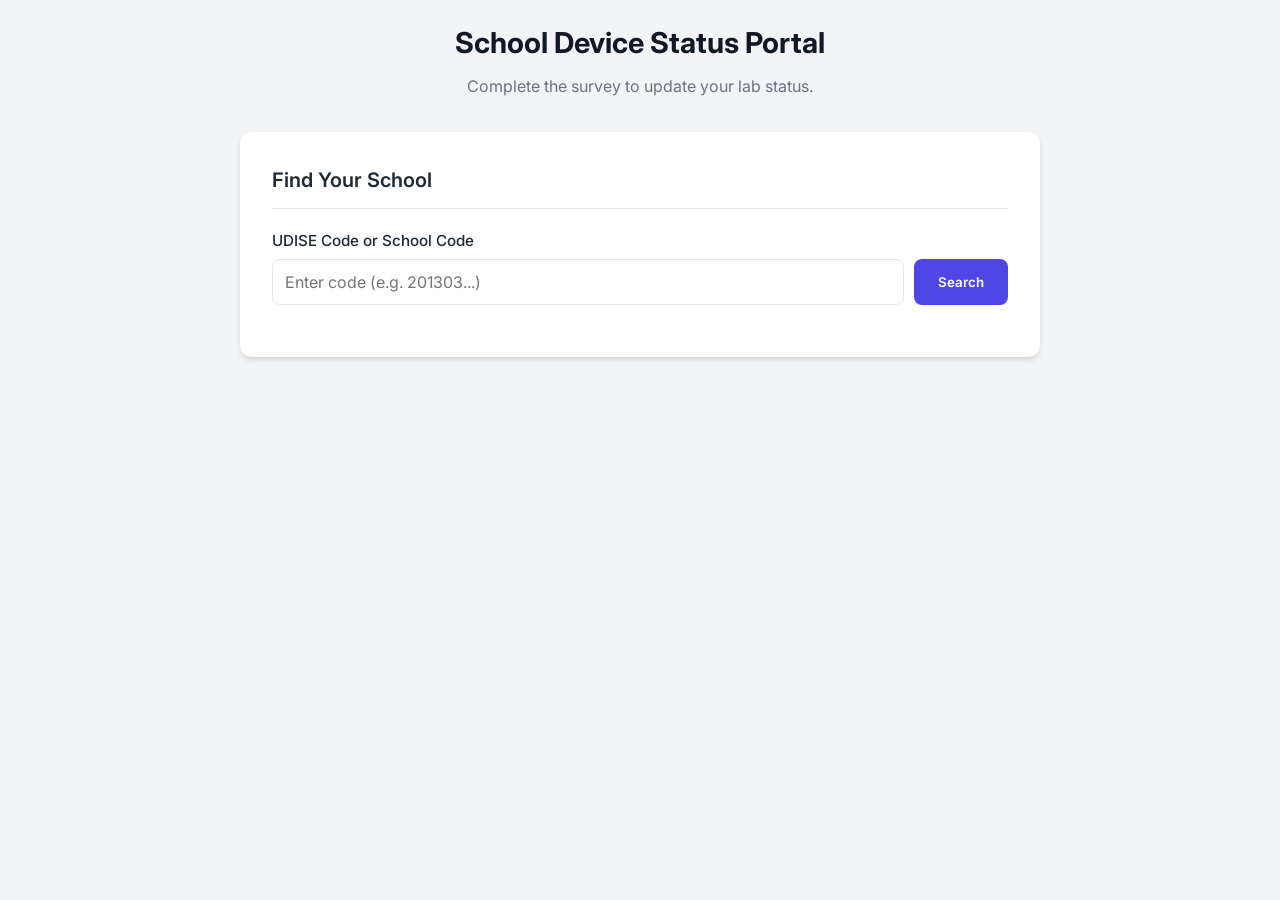
<file: index.html>
<!DOCTYPE html>
<html lang="en">

<head>
    <meta charset="UTF-8">
    <meta name="viewport" content="width=device-width, initial-scale=1.0">
    <title>School Device Status Portal</title>
    <link rel="stylesheet" href="style.css">
    <!-- Google Fonts for premium look -->
    <link href="https://fonts.googleapis.com/css2?family=Inter:wght@300;400;500;600;700&display=swap" rel="stylesheet">
</head>

<body>

    <div class="container">
        <!-- Header -->
        <header class="main-header">
            <h1>School Device Status Portal</h1>
            <p>Complete the survey to update your lab status.</p>
        </header>

        <!-- Search Section -->
        <section id="search-section" class="card">
            <h2>Find Your School</h2>
            <div class="form-group">
                <label for="school-code">UDISE Code or School Code</label>
                <div class="search-box">
                    <input type="text" id="school-code" placeholder="Enter code (e.g. 201303...)" autocomplete="off">
                    <button id="btn-search" onclick="searchSchool()">Search</button>
                </div>
                <div id="search-error" class="error-msg"></div>
            </div>
        </section>

        <!-- Form Section (Hidden Initially) -->
        <div id="main-form" class="hidden">

            <!-- School Details Card (Read Only) -->
            <section id="school-details-section" class="card highlight-card">
                <h2>School Details</h2>
                <div class="details-grid">
                    <div class="detail-item">
                        <span class="label">School Name</span>
                        <span class="value" id="disp-school-name">-</span>
                    </div>
                    <div class="detail-item">
                        <span class="label">District</span>
                        <span class="value" id="disp-district">-</span>
                    </div>
                    <div class="detail-item">
                        <span class="label">Block</span>
                        <span class="value" id="disp-block">-</span>
                    </div>
                    <div class="detail-item">
                        <span class="label">UDISE Code</span>
                        <span class="value" id="disp-udise">-</span>
                    </div>
                </div>
            </section>

            <!-- User Information Section -->
            <section id="user-info-section" class="card">
                <h2>Your Information</h2>
                <div class="form-grid">
                    <div class="form-group">
                        <label for="user-name">Your Name <span class="req">*</span></label>
                        <input type="text" id="user-name" required>
                    </div>
                    <div class="form-group">
                        <label for="mobile-no">Mobile Number <span class="req">*</span></label>
                        <input type="tel" id="mobile-no" pattern="[0-9]{10}" placeholder="10 digits only" required>
                    </div>
                    <div class="form-group">
                        <label for="date-joining">Date of Joining</label>
                        <input type="date" id="date-joining">
                    </div>
                    <div class="form-group">
                        <label for="evv-reg">EVV Registration Done?</label>
                        <select id="evv-reg">
                            <option value="YES">YES</option>
                            <option value="NO">NO</option>
                        </select>
                    </div>
                    <div class="form-group">
                        <label for="info-corner">Information Corner Available?</label>
                        <select id="info-corner">
                            <option value="YES">YES</option>
                            <option value="NO">NO</option>
                        </select>
                    </div>
                </div>
            </section>

            <!-- Device Status Section (Dynamic) -->
            <section id="device-section" class="card">
                <h2>Device Status Checklist</h2>
                <p class="subtitle">Please update the status for each device below.</p>
                <div id="loading-questions" class="loading-spinner hidden">Loading questions...</div>
                <div id="questions-container">
                    <!-- Questions will be injected here by JS -->
                </div>
            </section>

            <!-- Overall Remarks Section -->
            <section id="remarks-section" class="card">
                <h2>Overall Remarks</h2>
                <div class="form-group">
                    <label for="overall-remarks">Any other comments or feedback (Optional)</label>
                    <textarea id="overall-remarks" rows="3" placeholder="Enter any general remarks here..."></textarea>
                </div>
            </section>

            <!-- Submit Action -->
            <div class="action-area">
                <button id="btn-submit" onclick="submitForm()">Submit Report</button>
                <div id="submit-error" class="error-msg"></div>
            </div>

        </div>

        <!-- Success Message (Hidden) -->
        <div id="success-view" class="card hidden text-center">
            <div class="success-icon">✓</div>
            <h2>Submission Successful!</h2>
            <p>Thank you for updating the device status.</p>
            <button onclick="window.location.reload()">Submit Another Respone</button>
        </div>

    </div>

    <!-- Loader Overlay -->
    <div id="full-loader" class="loader-overlay hidden">
        <div class="spinner"></div>
        <p>Processing...</p>
    </div>

    <script src="script.js"></script>
</body>

</html>
</file>
<file: style.css>
/* Base Reset & Variables */
:root {
    --primary-color: #4F46E5; /* Indigo 600 */
    --primary-hover: #4338CA;
    --bg-color: #F3F4F6;
    --card-bg: #FFFFFF;
    --text-main: #1F2937;
    --text-muted: #6B7280;
    --border-color: #E5E7EB;
    --success-color: #10B981;
    --error-color: #EF4444;
    --radius: 12px;
    --shadow: 0 4px 6px -1px rgba(0, 0, 0, 0.1), 0 2px 4px -1px rgba(0, 0, 0, 0.06);
}

* {
    box-sizing: border-box;
    margin: 0;
    padding: 0;
    font-family: 'Inter', sans-serif;
}

body {
    background-color: var(--bg-color);
    color: var(--text-main);
    line-height: 1.6;
    padding: 20px;
}

.container {
    max-width: 800px;
    margin: 0 auto;
    padding-bottom: 50px;
}

/* Typography */
h1 {
    font-size: 1.8rem;
    font-weight: 700;
    color: #111827;
    margin-bottom: 0.5rem;
}

h2 {
    font-size: 1.25rem;
    font-weight: 600;
    margin-bottom: 1.2rem;
    border-bottom: 1px solid var(--border-color);
    padding-bottom: 0.8rem;
}

.text-center { text-align: center; }
.hidden { display: none !important; }
.req { color: var(--error-color); margin-left: 2px; }

/* Header */
.main-header {
    text-align: center;
    margin-bottom: 2rem;
}
.main-header p { color: var(--text-muted); }

/* Cards */
.card {
    background: var(--card-bg);
    border-radius: var(--radius);
    padding: 2rem;
    margin-bottom: 1.5rem;
    box-shadow: var(--shadow);
    transition: transform 0.2s ease;
}

.highlight-card {
    background: #EEF2FF; /* Light Indigo tint */
    border: 1px solid #C7D2FE;
}

/* Forms */
.form-group {
    margin-bottom: 1.2rem;
}

label {
    display: block;
    margin-bottom: 0.4rem;
    font-weight: 500;
    font-size: 0.95rem;
}

input[type="text"],
input[type="tel"],
input[type="date"],
select,
textarea {
    width: 100%;
    padding: 0.75rem;
    border: 1px solid var(--border-color);
    border-radius: 8px;
    font-size: 1rem;
    background: #fff;
    transition: border-color 0.2s;
}

input:focus, select:focus, textarea:focus {
    outline: none;
    border-color: var(--primary-color);
    box-shadow: 0 0 0 3px rgba(79, 70, 229, 0.1);
}

/* Search Section */
.search-box {
    display: flex;
    gap: 10px;
}

button {
    background: var(--primary-color);
    color: white;
    padding: 0.75rem 1.5rem;
    border: none;
    border-radius: 8px;
    font-weight: 600;
    cursor: pointer;
    transition: background-color 0.2s;
}

button:hover { background: var(--primary-hover); }

/* Details Grid */
.details-grid {
    display: grid;
    grid-template-columns: 1fr 1fr;
    gap: 1rem;
}

.detail-item {
    display: flex;
    flex-direction: column;
}

.detail-item .label {
    font-size: 0.8rem;
    text-transform: uppercase;
    letter-spacing: 0.05em;
    color: var(--text-muted);
}

.detail-item .value {
    font-weight: 600;
    font-size: 1.1rem;
}

/* Device List */
.device-item {
    background: #F9FAFB;
    padding: 1rem;
    border-radius: 8px;
    margin-bottom: 1rem;
    border: 1px solid var(--border-color);
}

.device-header {
    display: flex;
    justify-content: space-between;
    align-items: center;
    margin-bottom: 0.5rem;
    flex-wrap: wrap;
    gap: 10px;
}

.device-name {
    font-weight: 600;
    min-width: 200px;
}

.device-select {
    min-width: 150px;
}

.issue-box {
    margin-top: 0.8rem;
    animation: fadeIn 0.3s ease-in;
}

.issue-box textarea {
    min-height: 80px;
    border-color: #FCA5A5; /* Red tint */
}

@keyframes fadeIn {
    from { opacity: 0; transform: translateY(-5px); }
    to { opacity: 1; transform: translateY(0); }
}

/* Success View */
.success-icon {
    font-size: 4rem;
    color: var(--success-color);
    margin-bottom: 1rem;
}

/* Error Messages */
.error-msg {
    color: var(--error-color);
    font-size: 0.9rem;
    margin-top: 0.5rem;
}

/* Loading Overlay */
.loader-overlay {
    position: fixed;
    top: 0; left: 0;
    width: 100%; height: 100%;
    background: rgba(255, 255, 255, 0.9);
    display: flex;
    flex-direction: column;
    align-items: center;
    justify-content: center;
    z-index: 1000;
}

.spinner {
    width: 40px;
    height: 40px;
    border: 4px solid #E5E7EB;
    border-top: 4px solid var(--primary-color);
    border-radius: 50%;
    animation: spin 1s linear infinite;
    margin-bottom: 1rem;
}

@keyframes spin { 0% { transform: rotate(0deg); } 100% { transform: rotate(360deg); } }

/* Mobile Responsive */
@media (max-width: 600px) {
    .details-grid { grid-template-columns: 1fr; }
    .search-box { flex-direction: column; }
    .device-header { flex-direction: column; align-items: flex-start; }
    .device-select { width: 100%; }
}
</file>
